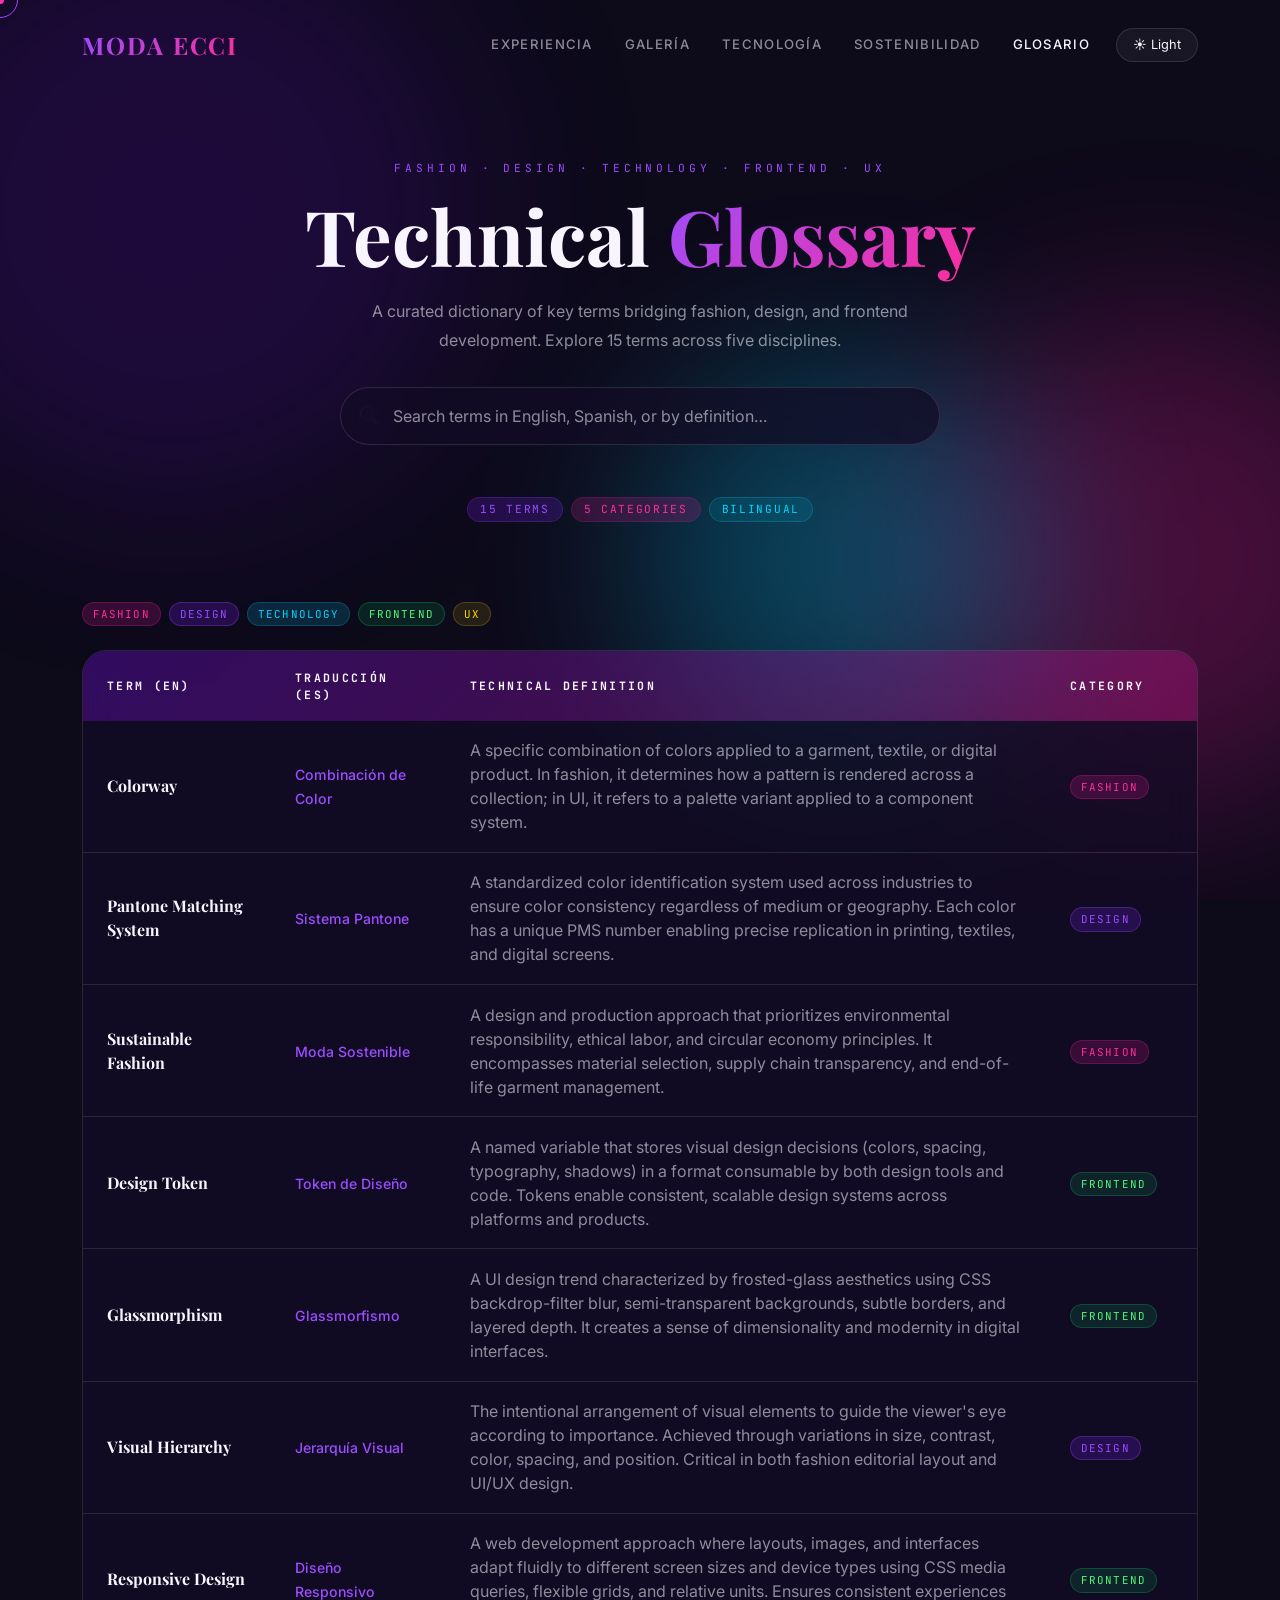
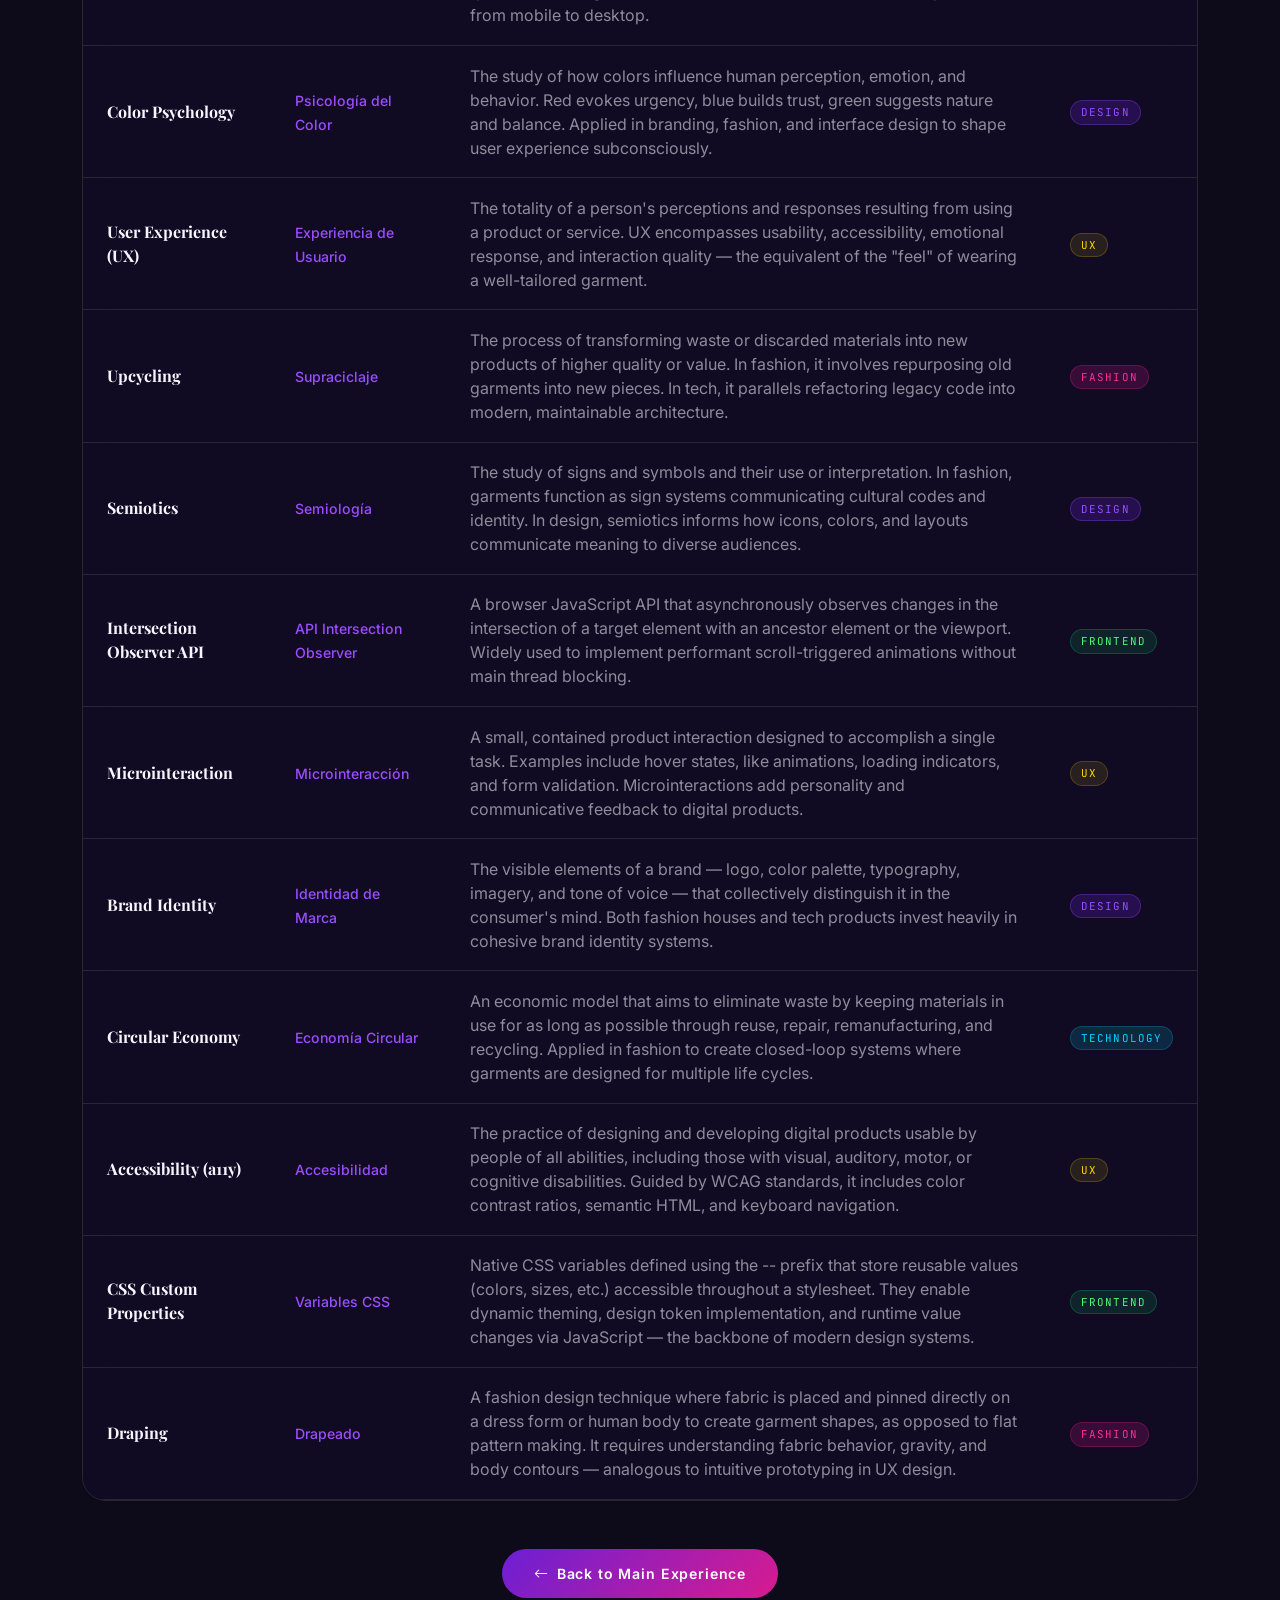
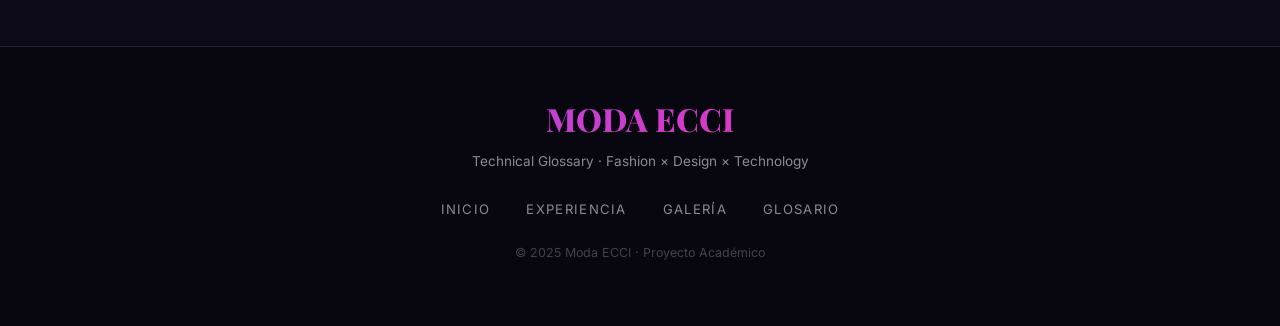
<file: glossary.html>
<!DOCTYPE html>
<html lang="en" data-theme="dark">
<head>
  <meta charset="UTF-8" />
  <meta name="viewport" content="width=device-width, initial-scale=1.0" />
  <meta name="description" content="Moda ECCI Glossary — Technical terms in fashion, design, technology, frontend development and UX." />
  <title>Glossary — Moda ECCI</title>

  <!-- Google Fonts -->
  <link rel="preconnect" href="https://fonts.googleapis.com" />
  <link rel="preconnect" href="https://fonts.gstatic.com" crossorigin />
  <link href="https://fonts.googleapis.com/css2?family=Playfair+Display:ital,wght@0,700;0,800;1,400&family=Inter:wght@400;500;600&family=JetBrains+Mono:wght@400;500&display=swap" rel="stylesheet" />

  <!-- Bootstrap 5.3 -->
  <link href="https://cdn.jsdelivr.net/npm/bootstrap@5.3.3/dist/css/bootstrap.min.css" rel="stylesheet" />

  <!-- Bootstrap Icons -->
  <link href="https://cdn.jsdelivr.net/npm/bootstrap-icons@1.11.3/font/bootstrap-icons.min.css" rel="stylesheet" />

  <!-- Custom Styles -->
  <link rel="stylesheet" href="css/styles.css" />
</head>
<body>

  <!-- ── Background Orbs ─────────────────────────────── -->
  <div class="bg-orbs" aria-hidden="true">
    <div class="orb orb-1"></div>
    <div class="orb orb-2"></div>
    <div class="orb orb-3"></div>
  </div>

  <!-- ── Custom Cursor ───────────────────────────────── -->
  <div id="cursor-dot"  aria-hidden="true"></div>
  <div id="cursor-ring" aria-hidden="true"></div>

  <!-- ════════════════════════════════════════════════════
       NAVBAR
       ════════════════════════════════════════════════════ -->
  <nav id="main-navbar" class="navbar navbar-expand-lg scrolled" aria-label="Navegación principal">
    <div class="container">
      <a class="navbar-brand" href="index.html">
        <span class="brand-logo">MODA ECCI</span>
      </a>
      <button class="navbar-toggler border-0" type="button"
              data-bs-toggle="collapse" data-bs-target="#navMenu"
              aria-controls="navMenu" aria-expanded="false" aria-label="Abrir menú">
        <i class="bi bi-list text-white fs-4"></i>
      </button>
      <div class="collapse navbar-collapse" id="navMenu">
        <ul class="navbar-nav ms-auto align-items-center gap-1">
          <li class="nav-item"><a class="nav-link" href="index.html#experience">Experiencia</a></li>
          <li class="nav-item"><a class="nav-link" href="index.html#gallery">Galería</a></li>
          <li class="nav-item"><a class="nav-link" href="index.html#software">Tecnología</a></li>
          <li class="nav-item"><a class="nav-link" href="index.html#sustainability">Sostenibilidad</a></li>
          <li class="nav-item"><a class="nav-link" style="color:var(--white)!important" href="glossary.html">Glosario</a></li>
          <li class="nav-item ms-2">
            <button id="theme-toggle" aria-label="Cambiar tema">☀️ Light</button>
          </li>
        </ul>
      </div>
    </div>
  </nav>

  <!-- ════════════════════════════════════════════════════
       GLOSSARY HERO
       ════════════════════════════════════════════════════ -->
  <header class="glossary-hero" role="banner">
    <div class="container">
      <div class="reveal">
        <span class="section-label" style="display:block;text-align:center;margin-bottom:1rem">
          Fashion · Design · Technology · Frontend · UX
        </span>
        <h1 class="section-title text-center" style="font-size:clamp(2.5rem,6vw,5rem)">
          Technical <span>Glossary</span>
        </h1>
        <p style="color:var(--muted);text-align:center;max-width:540px;margin:1rem auto 0;line-height:1.8">
          A curated dictionary of key terms bridging fashion, design, and frontend development.
          Explore 15 terms across five disciplines.
        </p>
      </div>

      <!-- Search Bar -->
      <div class="reveal reveal-delay-1">
        <div class="search-wrap">
          <i class="bi bi-search search-icon" aria-hidden="true"></i>
          <input
            type="search"
            id="glossary-search"
            class="search-input"
            placeholder="Search terms in English, Spanish, or by definition…"
            aria-label="Buscar términos en el glosario"
            autocomplete="off"
          />
        </div>
      </div>

      <!-- Stats Pills -->
      <div class="text-center mt-3 reveal reveal-delay-2">
        <span class="card-tag tag-violet me-1">15 Terms</span>
        <span class="card-tag tag-magenta me-1">5 Categories</span>
        <span class="card-tag tag-cyan">Bilingual</span>
      </div>
    </div>
  </header>

  <!-- ════════════════════════════════════════════════════
       GLOSSARY TABLE
       ════════════════════════════════════════════════════ -->
  <main>
    <div class="container pb-5">

      <!-- Category Legend -->
      <div class="d-flex flex-wrap gap-2 mb-4 reveal">
        <span class="term-badge badge-fashion">Fashion</span>
        <span class="term-badge badge-design">Design</span>
        <span class="term-badge badge-tech">Technology</span>
        <span class="term-badge badge-frontend">Frontend</span>
        <span class="term-badge badge-ux">UX</span>
      </div>

      <!-- Table -->
      <div class="glossary-table-wrap reveal">
        <table class="glossary-table" role="table" aria-label="Glosario de términos técnicos">
          <thead>
            <tr>
              <th scope="col">Term (EN)</th>
              <th scope="col">Traducción (ES)</th>
              <th scope="col">Technical Definition</th>
              <th scope="col">Category</th>
            </tr>
          </thead>
          <tbody id="glossary-body">

            <!-- 01 -->
            <tr class="glossary-row reveal">
              <td><span class="term-en">Colorway</span></td>
              <td><span class="term-es">Combinación de Color</span></td>
              <td>A specific combination of colors applied to a garment, textile, or digital product. In fashion, it determines how a pattern is rendered across a collection; in UI, it refers to a palette variant applied to a component system.</td>
              <td><span class="term-badge badge-fashion">Fashion</span></td>
            </tr>

            <!-- 02 -->
            <tr class="glossary-row reveal">
              <td><span class="term-en">Pantone Matching System</span></td>
              <td><span class="term-es">Sistema Pantone</span></td>
              <td>A standardized color identification system used across industries to ensure color consistency regardless of medium or geography. Each color has a unique PMS number enabling precise replication in printing, textiles, and digital screens.</td>
              <td><span class="term-badge badge-design">Design</span></td>
            </tr>

            <!-- 03 -->
            <tr class="glossary-row reveal">
              <td><span class="term-en">Sustainable Fashion</span></td>
              <td><span class="term-es">Moda Sostenible</span></td>
              <td>A design and production approach that prioritizes environmental responsibility, ethical labor, and circular economy principles. It encompasses material selection, supply chain transparency, and end-of-life garment management.</td>
              <td><span class="term-badge badge-fashion">Fashion</span></td>
            </tr>

            <!-- 04 -->
            <tr class="glossary-row reveal">
              <td><span class="term-en">Design Token</span></td>
              <td><span class="term-es">Token de Diseño</span></td>
              <td>A named variable that stores visual design decisions (colors, spacing, typography, shadows) in a format consumable by both design tools and code. Tokens enable consistent, scalable design systems across platforms and products.</td>
              <td><span class="term-badge badge-frontend">Frontend</span></td>
            </tr>

            <!-- 05 -->
            <tr class="glossary-row reveal">
              <td><span class="term-en">Glassmorphism</span></td>
              <td><span class="term-es">Glassmorfismo</span></td>
              <td>A UI design trend characterized by frosted-glass aesthetics using CSS backdrop-filter blur, semi-transparent backgrounds, subtle borders, and layered depth. It creates a sense of dimensionality and modernity in digital interfaces.</td>
              <td><span class="term-badge badge-frontend">Frontend</span></td>
            </tr>

            <!-- 06 -->
            <tr class="glossary-row reveal">
              <td><span class="term-en">Visual Hierarchy</span></td>
              <td><span class="term-es">Jerarquía Visual</span></td>
              <td>The intentional arrangement of visual elements to guide the viewer's eye according to importance. Achieved through variations in size, contrast, color, spacing, and position. Critical in both fashion editorial layout and UI/UX design.</td>
              <td><span class="term-badge badge-design">Design</span></td>
            </tr>

            <!-- 07 -->
            <tr class="glossary-row reveal">
              <td><span class="term-en">Responsive Design</span></td>
              <td><span class="term-es">Diseño Responsivo</span></td>
              <td>A web development approach where layouts, images, and interfaces adapt fluidly to different screen sizes and device types using CSS media queries, flexible grids, and relative units. Ensures consistent experiences from mobile to desktop.</td>
              <td><span class="term-badge badge-frontend">Frontend</span></td>
            </tr>

            <!-- 08 -->
            <tr class="glossary-row reveal">
              <td><span class="term-en">Color Psychology</span></td>
              <td><span class="term-es">Psicología del Color</span></td>
              <td>The study of how colors influence human perception, emotion, and behavior. Red evokes urgency, blue builds trust, green suggests nature and balance. Applied in branding, fashion, and interface design to shape user experience subconsciously.</td>
              <td><span class="term-badge badge-design">Design</span></td>
            </tr>

            <!-- 09 -->
            <tr class="glossary-row reveal">
              <td><span class="term-en">User Experience (UX)</span></td>
              <td><span class="term-es">Experiencia de Usuario</span></td>
              <td>The totality of a person's perceptions and responses resulting from using a product or service. UX encompasses usability, accessibility, emotional response, and interaction quality — the equivalent of the "feel" of wearing a well-tailored garment.</td>
              <td><span class="term-badge badge-ux">UX</span></td>
            </tr>

            <!-- 10 -->
            <tr class="glossary-row reveal">
              <td><span class="term-en">Upcycling</span></td>
              <td><span class="term-es">Supraciclaje</span></td>
              <td>The process of transforming waste or discarded materials into new products of higher quality or value. In fashion, it involves repurposing old garments into new pieces. In tech, it parallels refactoring legacy code into modern, maintainable architecture.</td>
              <td><span class="term-badge badge-fashion">Fashion</span></td>
            </tr>

            <!-- 11 -->
            <tr class="glossary-row reveal">
              <td><span class="term-en">Semiotics</span></td>
              <td><span class="term-es">Semiología</span></td>
              <td>The study of signs and symbols and their use or interpretation. In fashion, garments function as sign systems communicating cultural codes and identity. In design, semiotics informs how icons, colors, and layouts communicate meaning to diverse audiences.</td>
              <td><span class="term-badge badge-design">Design</span></td>
            </tr>

            <!-- 12 -->
            <tr class="glossary-row reveal">
              <td><span class="term-en">Intersection Observer API</span></td>
              <td><span class="term-es">API Intersection Observer</span></td>
              <td>A browser JavaScript API that asynchronously observes changes in the intersection of a target element with an ancestor element or the viewport. Widely used to implement performant scroll-triggered animations without main thread blocking.</td>
              <td><span class="term-badge badge-frontend">Frontend</span></td>
            </tr>

            <!-- 13 -->
            <tr class="glossary-row reveal">
              <td><span class="term-en">Microinteraction</span></td>
              <td><span class="term-es">Microinteracción</span></td>
              <td>A small, contained product interaction designed to accomplish a single task. Examples include hover states, like animations, loading indicators, and form validation. Microinteractions add personality and communicative feedback to digital products.</td>
              <td><span class="term-badge badge-ux">UX</span></td>
            </tr>

            <!-- 14 -->
            <tr class="glossary-row reveal">
              <td><span class="term-en">Brand Identity</span></td>
              <td><span class="term-es">Identidad de Marca</span></td>
              <td>The visible elements of a brand — logo, color palette, typography, imagery, and tone of voice — that collectively distinguish it in the consumer's mind. Both fashion houses and tech products invest heavily in cohesive brand identity systems.</td>
              <td><span class="term-badge badge-design">Design</span></td>
            </tr>

            <!-- 15 -->
            <tr class="glossary-row reveal">
              <td><span class="term-en">Circular Economy</span></td>
              <td><span class="term-es">Economía Circular</span></td>
              <td>An economic model that aims to eliminate waste by keeping materials in use for as long as possible through reuse, repair, remanufacturing, and recycling. Applied in fashion to create closed-loop systems where garments are designed for multiple life cycles.</td>
              <td><span class="term-badge badge-tech">Technology</span></td>
            </tr>

            <!-- 16 -->
            <tr class="glossary-row reveal">
              <td><span class="term-en">Accessibility (a11y)</span></td>
              <td><span class="term-es">Accesibilidad</span></td>
              <td>The practice of designing and developing digital products usable by people of all abilities, including those with visual, auditory, motor, or cognitive disabilities. Guided by WCAG standards, it includes color contrast ratios, semantic HTML, and keyboard navigation.</td>
              <td><span class="term-badge badge-ux">UX</span></td>
            </tr>

            <!-- 17 -->
            <tr class="glossary-row reveal">
              <td><span class="term-en">CSS Custom Properties</span></td>
              <td><span class="term-es">Variables CSS</span></td>
              <td>Native CSS variables defined using the -- prefix that store reusable values (colors, sizes, etc.) accessible throughout a stylesheet. They enable dynamic theming, design token implementation, and runtime value changes via JavaScript — the backbone of modern design systems.</td>
              <td><span class="term-badge badge-frontend">Frontend</span></td>
            </tr>

            <!-- 18 -->
            <tr class="glossary-row reveal">
              <td><span class="term-en">Draping</span></td>
              <td><span class="term-es">Drapeado</span></td>
              <td>A fashion design technique where fabric is placed and pinned directly on a dress form or human body to create garment shapes, as opposed to flat pattern making. It requires understanding fabric behavior, gravity, and body contours — analogous to intuitive prototyping in UX design.</td>
              <td><span class="term-badge badge-fashion">Fashion</span></td>
            </tr>

          </tbody>
        </table>

        <!-- No Results Message -->
        <div id="no-results" aria-live="polite">
          <i class="bi bi-search" style="font-size:2rem;color:var(--amethyst);display:block;margin-bottom:.75rem"></i>
          <p style="color:var(--muted)">No terms match your search. Try a different keyword.</p>
        </div>

      </div><!-- /.glossary-table-wrap -->

      <!-- Back to Main -->
      <div class="text-center mt-5 reveal">
        <a href="index.html" class="btn-primary-glow">
          <span><i class="bi bi-arrow-left me-2"></i>Back to Main Experience</span>
        </a>
      </div>

    </div>
  </main>

  <!-- ════════════════════════════════════════════════════
       FOOTER
       ════════════════════════════════════════════════════ -->
  <footer role="contentinfo">
    <div class="container">
      <div class="footer-logo">MODA ECCI</div>
      <p class="footer-sub">Technical Glossary · Fashion × Design × Technology</p>
      <nav class="footer-links" aria-label="Links del footer">
        <a href="index.html">Inicio</a>
        <a href="index.html#experience">Experiencia</a>
        <a href="index.html#gallery">Galería</a>
        <a href="glossary.html">Glosario</a>
      </nav>
      <p class="footer-copy">© 2025 Moda ECCI · Proyecto Académico</p>
    </div>
  </footer>

  <!-- ── Back to Top ──────────────────────────────────── -->
  <button id="back-to-top" aria-label="Volver al inicio">
    <i class="bi bi-arrow-up" aria-hidden="true"></i>
  </button>

  <!-- Bootstrap 5.3 JS -->
  <script src="https://cdn.jsdelivr.net/npm/bootstrap@5.3.3/dist/js/bootstrap.bundle.min.js"></script>
  <!-- Custom JS -->
  <script src="js/script.js"></script>

</body>
</html>
</file>
<file: css/styles.css>
/* ============================================================
   MODA ECCI — styles.css
   Premium Fashion × Technology Design System
   Author: Moda ECCI Project
   ============================================================ */

/* ── Design Tokens ─────────────────────────────────────────── */
:root {
  /* Palette */
  --ink:        #08060F;
  --void:       #0D0A1A;
  --deep:       #110D24;
  --card-bg:    rgba(18, 12, 38, 0.72);
  --violet:     #4A0E8F;
  --electric:   #6C1FD4;
  --amethyst:   #9B4DFF;
  --magenta:    #D81B8F;
  --rose:       #FF2D9B;
  --cyan:       #00D4FF;
  --white:      #F8F5FF;
  --muted:      rgba(248, 245, 255, 0.55);

  /* Glows */
  --glow-violet:  0 0 60px rgba(108, 31, 212, 0.45);
  --glow-magenta: 0 0 60px rgba(216, 27, 143, 0.45);
  --glow-cyan:    0 0 40px rgba(0, 212, 255, 0.35);

  /* Glass */
  --glass: rgba(255, 255, 255, 0.05);
  --glass-border: rgba(255, 255, 255, 0.12);
  --glass-blur: blur(18px);

  /* Type */
  --font-display: 'Playfair Display', 'Georgia', serif;
  --font-body: 'Inter', 'Helvetica Neue', sans-serif;
  --font-mono: 'JetBrains Mono', 'Courier New', monospace;

  /* Spacing */
  --section-pad: clamp(80px, 12vw, 140px) 0;
  --radius-lg: 24px;
  --radius-pill: 999px;

  /* Transitions */
  --ease-out: cubic-bezier(0.16, 1, 0.3, 1);
  --ease-spring: cubic-bezier(0.34, 1.56, 0.64, 1);
  --t-fast: 0.2s var(--ease-out);
  --t-med: 0.45s var(--ease-out);
  --t-slow: 0.8s var(--ease-out);
}

/* Light Mode Override */
[data-theme="light"] {
  --ink:        #F0ECF8;
  --void:       #EDE8F7;
  --deep:       #E0D8F5;
  --card-bg:    rgba(230, 220, 255, 0.72);
  --white:      #1A0840;
  --muted:      rgba(26, 8, 64, 0.6);
  --glass:      rgba(255, 255, 255, 0.55);
  --glass-border: rgba(108, 31, 212, 0.25);
}

/* ── Reset & Base ──────────────────────────────────────────── */
*, *::before, *::after { box-sizing: border-box; margin: 0; padding: 0; }

html { scroll-behavior: smooth; overflow-x: hidden; }

body {
  font-family: var(--font-body);
  background-color: var(--void);
  color: var(--white);
  overflow-x: hidden;
  cursor: none;
  transition: background-color 0.5s var(--ease-out), color 0.5s var(--ease-out);
}

/* ── Scrollbar ─────────────────────────────────────────────── */
::-webkit-scrollbar { width: 4px; }
::-webkit-scrollbar-track { background: var(--ink); }
::-webkit-scrollbar-thumb { background: var(--electric); border-radius: 2px; }

/* ── Selection ─────────────────────────────────────────────── */
::selection { background: var(--electric); color: #fff; }

/* ── Custom Cursor ─────────────────────────────────────────── */
#cursor-dot {
  position: fixed;
  width: 8px; height: 8px;
  background: var(--rose);
  border-radius: 50%;
  pointer-events: none;
  z-index: 9999;
  transform: translate(-50%, -50%);
  transition: transform 0.1s, opacity 0.3s;
  mix-blend-mode: screen;
}

#cursor-ring {
  position: fixed;
  width: 36px; height: 36px;
  border: 1.5px solid var(--amethyst);
  border-radius: 50%;
  pointer-events: none;
  z-index: 9998;
  transform: translate(-50%, -50%);
  transition: transform 0.18s var(--ease-out), width 0.3s, height 0.3s, border-color 0.3s;
}

body:hover #cursor-dot { opacity: 1; }
a:hover ~ #cursor-ring, button:hover ~ #cursor-ring { width: 56px; height: 56px; border-color: var(--rose); }

/* ── Background Orbs ───────────────────────────────────────── */
.bg-orbs {
  position: fixed; inset: 0;
  pointer-events: none; z-index: 0;
  overflow: hidden;
}

.orb {
  position: absolute;
  border-radius: 50%;
  filter: blur(90px);
  opacity: 0.28;
  animation: orb-drift 18s ease-in-out infinite alternate;
}

.orb-1 { width: 600px; height: 600px; background: var(--violet); top: -10%; left: -10%; animation-delay: 0s; }
.orb-2 { width: 500px; height: 500px; background: var(--magenta); bottom: 10%; right: -10%; animation-delay: -6s; }
.orb-3 { width: 400px; height: 400px; background: var(--cyan); top: 40%; left: 50%; animation-delay: -12s; }

@keyframes orb-drift {
  from { transform: translate(0, 0) scale(1); }
  to   { transform: translate(60px, 40px) scale(1.15); }
}

/* ── Navbar ────────────────────────────────────────────────── */
#main-navbar {
  position: fixed; top: 0; left: 0; right: 0;
  z-index: 1000;
  padding: 22px 0;
  background: transparent;
  transition: background 0.4s var(--ease-out), padding 0.4s var(--ease-out), backdrop-filter 0.4s;
}

#main-navbar.scrolled {
  background: rgba(8, 6, 15, 0.88);
  backdrop-filter: var(--glass-blur);
  -webkit-backdrop-filter: var(--glass-blur);
  padding: 12px 0;
  box-shadow: 0 1px 0 var(--glass-border);
}

[data-theme="light"] #main-navbar.scrolled {
  background: rgba(230, 220, 255, 0.88);
}

.navbar-brand .brand-logo {
  font-family: var(--font-display);
  font-size: 1.5rem;
  font-weight: 700;
  letter-spacing: 0.08em;
  background: linear-gradient(135deg, var(--amethyst), var(--rose));
  -webkit-background-clip: text;
  -webkit-text-fill-color: transparent;
  background-clip: text;
}

.nav-link {
  font-size: 0.82rem;
  font-weight: 500;
  letter-spacing: 0.1em;
  text-transform: uppercase;
  color: var(--muted) !important;
  position: relative;
  padding: 6px 14px !important;
  transition: color var(--t-fast) !important;
}

.nav-link::after {
  content: '';
  position: absolute;
  bottom: 0; left: 14px; right: 14px;
  height: 1px;
  background: linear-gradient(90deg, var(--amethyst), var(--rose));
  transform: scaleX(0);
  transform-origin: left;
  transition: transform var(--t-med);
}

.nav-link:hover { color: var(--white) !important; }
.nav-link:hover::after { transform: scaleX(1); }

/* Theme toggle */
#theme-toggle {
  background: var(--glass);
  border: 1px solid var(--glass-border);
  border-radius: var(--radius-pill);
  color: var(--white);
  padding: 6px 16px;
  font-size: 0.8rem;
  cursor: pointer;
  transition: background var(--t-fast), box-shadow var(--t-fast);
  backdrop-filter: blur(8px);
}

#theme-toggle:hover {
  background: var(--electric);
  box-shadow: var(--glow-violet);
}

/* ── Hero ──────────────────────────────────────────────────── */
#hero {
  position: relative;
  min-height: 100vh;
  display: flex; align-items: center; justify-content: center;
  overflow: hidden;
  z-index: 1;
}

#particles-canvas {
  position: absolute; inset: 0;
  z-index: 0;
}

.hero-content {
  position: relative; z-index: 2;
  text-align: center;
  padding: 0 1rem;
}

.hero-eyebrow {
  font-family: var(--font-mono);
  font-size: 0.75rem;
  letter-spacing: 0.35em;
  text-transform: uppercase;
  color: var(--amethyst);
  margin-bottom: 1.5rem;
  opacity: 0;
  animation: fade-up 0.8s 0.3s var(--ease-out) forwards;
}

.hero-title {
  font-family: var(--font-display);
  font-size: clamp(3.5rem, 10vw, 9rem);
  font-weight: 800;
  line-height: 0.92;
  letter-spacing: -0.02em;
  background: linear-gradient(135deg, #fff 0%, var(--amethyst) 45%, var(--rose) 80%, var(--cyan) 100%);
  -webkit-background-clip: text;
  -webkit-text-fill-color: transparent;
  background-clip: text;
  background-size: 300% 300%;
  animation: gradient-shift 6s ease infinite, fade-up 0.9s 0.5s var(--ease-out) forwards;
  opacity: 0;
}

.hero-sub {
  font-family: var(--font-display);
  font-size: clamp(1rem, 2.5vw, 1.5rem);
  font-style: italic;
  color: var(--muted);
  margin: 1.5rem 0 1rem;
  opacity: 0;
  animation: fade-up 0.9s 0.7s var(--ease-out) forwards;
}

.hero-description {
  max-width: 560px;
  margin: 0 auto 2.5rem;
  font-size: 1rem;
  line-height: 1.75;
  color: var(--muted);
  opacity: 0;
  animation: fade-up 0.9s 0.9s var(--ease-out) forwards;
}

.hero-buttons {
  display: flex; gap: 1rem; justify-content: center; flex-wrap: wrap;
  opacity: 0;
  animation: fade-up 0.9s 1.1s var(--ease-out) forwards;
}

/* ── Buttons ───────────────────────────────────────────────── */
.btn-primary-glow {
  display: inline-flex; align-items: center; gap: 0.5rem;
  padding: 14px 32px;
  border-radius: var(--radius-pill);
  border: none;
  background: linear-gradient(135deg, var(--electric), var(--magenta));
  color: #fff;
  font-size: 0.88rem;
  font-weight: 600;
  letter-spacing: 0.06em;
  text-decoration: none;
  cursor: pointer;
  position: relative;
  overflow: hidden;
  transition: transform var(--t-fast), box-shadow var(--t-fast);
}

.btn-primary-glow::before {
  content: '';
  position: absolute; inset: 0;
  background: linear-gradient(135deg, var(--magenta), var(--cyan));
  opacity: 0;
  transition: opacity var(--t-med);
}

.btn-primary-glow:hover {
  transform: translateY(-3px);
  box-shadow: 0 16px 48px rgba(108, 31, 212, 0.55), 0 0 0 1px var(--amethyst);
  color: #fff;
  text-decoration: none;
}

.btn-primary-glow:hover::before { opacity: 1; }
.btn-primary-glow span { position: relative; z-index: 1; }

.btn-glass {
  display: inline-flex; align-items: center; gap: 0.5rem;
  padding: 13px 30px;
  border-radius: var(--radius-pill);
  border: 1px solid var(--glass-border);
  background: var(--glass);
  color: var(--white);
  font-size: 0.88rem;
  font-weight: 500;
  letter-spacing: 0.06em;
  text-decoration: none;
  cursor: pointer;
  backdrop-filter: blur(8px);
  transition: background var(--t-fast), border-color var(--t-fast), transform var(--t-fast);
}

.btn-glass:hover {
  background: rgba(255,255,255,0.1);
  border-color: var(--amethyst);
  transform: translateY(-2px);
  color: var(--white);
  text-decoration: none;
}

/* ── Section Base ──────────────────────────────────────────── */
section { position: relative; z-index: 1; }

.section-wrap {
  padding: var(--section-pad);
}

.section-label {
  font-family: var(--font-mono);
  font-size: 0.7rem;
  letter-spacing: 0.35em;
  text-transform: uppercase;
  color: var(--amethyst);
  margin-bottom: 1rem;
  display: block;
}

.section-title {
  font-family: var(--font-display);
  font-size: clamp(2rem, 5vw, 3.5rem);
  font-weight: 700;
  line-height: 1.1;
  margin-bottom: 1.25rem;
  color: var(--white);
}

.section-title span {
  background: linear-gradient(135deg, var(--amethyst), var(--rose));
  -webkit-background-clip: text;
  -webkit-text-fill-color: transparent;
  background-clip: text;
}

.section-divider {
  width: 60px; height: 2px;
  background: linear-gradient(90deg, var(--electric), var(--rose));
  border-radius: 1px;
  margin: 0 auto 3rem;
}

/* ── Glass Card ────────────────────────────────────────────── */
.glass-card {
  background: var(--card-bg);
  border: 1px solid var(--glass-border);
  border-radius: var(--radius-lg);
  backdrop-filter: var(--glass-blur);
  -webkit-backdrop-filter: var(--glass-blur);
  padding: 2rem;
  transition: transform var(--t-med), box-shadow var(--t-med), border-color var(--t-med);
}

.glass-card:hover {
  transform: translateY(-8px);
  box-shadow: var(--glow-violet);
  border-color: rgba(155, 77, 255, 0.35);
}

/* ── Timeline ──────────────────────────────────────────────── */
#experience .timeline { position: relative; padding: 0; }

.timeline::before {
  content: '';
  position: absolute;
  left: 50%; top: 0; bottom: 0;
  width: 1px;
  background: linear-gradient(to bottom, transparent, var(--electric), var(--magenta), transparent);
  transform: translateX(-50%);
}

@media (max-width: 767px) {
  .timeline::before { left: 20px; }
}

.timeline-item {
  position: relative;
  margin-bottom: 3rem;
}

.timeline-dot {
  position: absolute;
  left: 50%;
  top: 1.5rem;
  width: 14px; height: 14px;
  background: var(--electric);
  border: 3px solid var(--void);
  border-radius: 50%;
  transform: translateX(-50%);
  box-shadow: var(--glow-violet);
  z-index: 2;
}

@media (max-width: 767px) {
  .timeline-dot { left: 20px; }
}

.timeline-icon {
  font-size: 2rem;
  margin-bottom: 0.75rem;
}

.timeline-step {
  font-family: var(--font-mono);
  font-size: 0.68rem;
  letter-spacing: 0.25em;
  text-transform: uppercase;
  color: var(--amethyst);
  margin-bottom: 0.35rem;
}

.timeline-heading {
  font-family: var(--font-display);
  font-size: 1.35rem;
  font-weight: 700;
  color: var(--white);
  margin-bottom: 0.75rem;
}

.timeline-text { color: var(--muted); line-height: 1.75; }

/* Sara Viloria Card */
.sara-card {
  background: linear-gradient(135deg, rgba(74, 14, 143, 0.45), rgba(216, 27, 143, 0.25));
  border: 1px solid rgba(155, 77, 255, 0.35);
  border-radius: var(--radius-lg);
  padding: 2.5rem;
  position: relative;
  overflow: hidden;
}

.sara-card::before {
  content: '';
  position: absolute; top: -40%; right: -20%;
  width: 300px; height: 300px;
  background: radial-gradient(circle, rgba(216, 27, 143, 0.3), transparent 70%);
  pointer-events: none;
}

.sara-avatar {
  width: 72px; height: 72px;
  border-radius: 50%;
  background: linear-gradient(135deg, var(--electric), var(--rose));
  display: flex; align-items: center; justify-content: center;
  font-size: 2rem;
  margin-bottom: 1.25rem;
  box-shadow: var(--glow-magenta);
}

.sara-name {
  font-family: var(--font-display);
  font-size: 1.5rem;
  font-weight: 700;
  color: var(--white);
  margin-bottom: 0.25rem;
}

.sara-role {
  font-size: 0.82rem;
  color: var(--rose);
  font-family: var(--font-mono);
  letter-spacing: 0.2em;
  text-transform: uppercase;
  margin-bottom: 1rem;
}

/* ── Gallery ───────────────────────────────────────────────── */
#gallery { background: var(--ink); }

#gallery .carousel { border-radius: var(--radius-lg); overflow: hidden; }

.carousel-item img {
  width: 100%;
  height: 520px;
  object-fit: cover;
  transition: transform 0.6s var(--ease-out);
}

.carousel-item:hover img { transform: scale(1.04); }

.carousel-caption-custom {
  position: absolute;
  bottom: 0; left: 0; right: 0;
  padding: 4rem 2rem 2rem;
  background: linear-gradient(to top, rgba(8,6,15,0.9), transparent);
  text-align: left;
}

.carousel-caption-custom h5 {
  font-family: var(--font-display);
  font-size: 1.5rem;
  margin-bottom: 0.25rem;
  color: #fff;
}

.carousel-caption-custom p { color: rgba(255,255,255,0.7); font-size: 0.9rem; }

.carousel-control-prev,
.carousel-control-next {
  width: 56px; height: 56px;
  top: 50%; transform: translateY(-50%);
  background: var(--glass);
  border: 1px solid var(--glass-border);
  border-radius: 50%;
  backdrop-filter: blur(8px);
  opacity: 1;
  margin: 0 1rem;
}

/* ── Stats ─────────────────────────────────────────────────── */
#stats {
  background: linear-gradient(135deg, var(--ink), var(--deep));
}

.stat-card {
  text-align: center;
  padding: 2.5rem 1.5rem;
}

.stat-number {
  font-family: var(--font-display);
  font-size: clamp(3.5rem, 7vw, 5.5rem);
  font-weight: 800;
  line-height: 1;
  background: linear-gradient(135deg, var(--amethyst), var(--rose));
  -webkit-background-clip: text;
  -webkit-text-fill-color: transparent;
  background-clip: text;
  margin-bottom: 0.5rem;
  display: block;
}

.stat-label {
  font-size: 0.88rem;
  color: var(--muted);
  letter-spacing: 0.1em;
  text-transform: uppercase;
}

.stat-divider {
  width: 40px; height: 1px;
  background: linear-gradient(90deg, var(--electric), var(--rose));
  margin: 1rem auto;
}

/* ── Bilingual ─────────────────────────────────────────────── */
#bilingual { background: var(--void); }

.lang-switch {
  display: inline-flex;
  background: var(--glass);
  border: 1px solid var(--glass-border);
  border-radius: var(--radius-pill);
  padding: 4px;
  margin-bottom: 2.5rem;
  backdrop-filter: blur(8px);
}

.lang-btn {
  padding: 8px 24px;
  border-radius: var(--radius-pill);
  border: none;
  background: transparent;
  color: var(--muted);
  font-size: 0.85rem;
  font-weight: 500;
  cursor: pointer;
  transition: background var(--t-fast), color var(--t-fast);
}

.lang-btn.active {
  background: linear-gradient(135deg, var(--electric), var(--magenta));
  color: #fff;
}

.lang-content { display: none; }
.lang-content.active { display: block; }

.bilingual-text {
  font-size: 1.08rem;
  line-height: 1.9;
  color: var(--muted);
  max-width: 720px;
  margin: 0 auto;
}

.quote-line {
  border-left: 3px solid var(--electric);
  padding-left: 1.5rem;
  margin: 1.5rem 0;
  font-style: italic;
  color: var(--white);
}

/* ── 3D Cards (Software) ───────────────────────────────────── */
#software { background: var(--deep); }

.card-3d-wrapper {
  perspective: 1000px;
}

.card-3d {
  background: var(--card-bg);
  border: 1px solid var(--glass-border);
  border-radius: var(--radius-lg);
  padding: 2.5rem 2rem;
  position: relative;
  overflow: hidden;
  transition: transform 0.4s var(--ease-out), box-shadow 0.4s var(--ease-out);
  transform-style: preserve-3d;
  height: 100%;
}

.card-3d::before {
  content: '';
  position: absolute; top: -50%; left: -50%;
  width: 200%; height: 200%;
  background: radial-gradient(circle at var(--mx, 50%) var(--my, 50%), rgba(155, 77, 255, 0.18), transparent 60%);
  pointer-events: none;
  opacity: 0;
  transition: opacity 0.3s;
}

.card-3d:hover::before { opacity: 1; }

.card-3d:hover {
  box-shadow: var(--glow-violet), 0 30px 80px rgba(0,0,0,0.4);
}

.card-icon-wrap {
  width: 64px; height: 64px;
  border-radius: 18px;
  display: flex; align-items: center; justify-content: center;
  font-size: 1.75rem;
  margin-bottom: 1.5rem;
}

.icon-violet { background: linear-gradient(135deg, rgba(74,14,143,0.6), rgba(108,31,212,0.4)); border: 1px solid rgba(155,77,255,0.3); }
.icon-magenta { background: linear-gradient(135deg, rgba(216,27,143,0.4), rgba(255,45,155,0.2)); border: 1px solid rgba(216,27,143,0.3); }
.icon-cyan    { background: linear-gradient(135deg, rgba(0,212,255,0.2), rgba(108,31,212,0.2)); border: 1px solid rgba(0,212,255,0.25); }

.card-3d h4 {
  font-family: var(--font-display);
  font-size: 1.25rem;
  font-weight: 700;
  color: var(--white);
  margin-bottom: 0.75rem;
}

.card-3d p { color: var(--muted); line-height: 1.75; font-size: 0.95rem; }

.card-tag {
  display: inline-block;
  padding: 3px 12px;
  border-radius: var(--radius-pill);
  font-size: 0.7rem;
  font-family: var(--font-mono);
  letter-spacing: 0.15em;
  text-transform: uppercase;
  margin-top: 1.25rem;
}

.tag-violet { background: rgba(108,31,212,0.25); color: var(--amethyst); border: 1px solid rgba(155,77,255,0.2); }
.tag-magenta { background: rgba(216,27,143,0.2); color: var(--rose); border: 1px solid rgba(216,27,143,0.2); }
.tag-cyan { background: rgba(0,212,255,0.1); color: var(--cyan); border: 1px solid rgba(0,212,255,0.2); }

/* ── Accordion ─────────────────────────────────────────────── */
#sustainability { background: var(--ink); }

.accordion-item {
  background: var(--card-bg) !important;
  border: 1px solid var(--glass-border) !important;
  border-radius: var(--radius-lg) !important;
  margin-bottom: 1rem;
  overflow: hidden;
  backdrop-filter: var(--glass-blur);
}

.accordion-button {
  background: transparent !important;
  color: var(--white) !important;
  font-family: var(--font-display);
  font-size: 1.1rem;
  font-weight: 600;
  padding: 1.5rem 1.75rem;
  box-shadow: none !important;
}

.accordion-button:not(.collapsed) {
  color: var(--amethyst) !important;
  background: linear-gradient(135deg, rgba(74,14,143,0.3), rgba(216,27,143,0.1)) !important;
}

.accordion-button::after {
  filter: invert(1) sepia(1) saturate(5) hue-rotate(255deg);
}

.accordion-body {
  background: transparent;
  color: var(--muted);
  padding: 0 1.75rem 1.75rem;
  line-height: 1.8;
}

.accordion-icon { margin-right: 0.75rem; font-size: 1.2rem; }

/* ── Scroll-Reveal ─────────────────────────────────────────── */
.reveal {
  opacity: 0;
  transform: translateY(40px);
  transition: opacity 0.8s var(--ease-out), transform 0.8s var(--ease-out);
}

.reveal.visible {
  opacity: 1;
  transform: translateY(0);
}

.reveal-delay-1 { transition-delay: 0.1s; }
.reveal-delay-2 { transition-delay: 0.2s; }
.reveal-delay-3 { transition-delay: 0.3s; }
.reveal-delay-4 { transition-delay: 0.4s; }

/* ── Back to Top ────────────────────────────────────────────── */
#back-to-top {
  position: fixed;
  bottom: 2rem; right: 2rem;
  width: 48px; height: 48px;
  border-radius: 50%;
  background: linear-gradient(135deg, var(--electric), var(--magenta));
  border: none;
  color: #fff;
  font-size: 1.1rem;
  cursor: pointer;
  display: flex; align-items: center; justify-content: center;
  opacity: 0;
  transform: translateY(20px);
  transition: opacity var(--t-fast), transform var(--t-fast), box-shadow var(--t-fast);
  z-index: 999;
  box-shadow: 0 8px 24px rgba(108,31,212,0.4);
}

#back-to-top.visible {
  opacity: 1;
  transform: translateY(0);
}

#back-to-top:hover {
  box-shadow: var(--glow-violet);
  transform: translateY(-4px);
}

/* ── Footer ────────────────────────────────────────────────── */
footer {
  background: var(--ink);
  border-top: 1px solid var(--glass-border);
  padding: 3rem 0;
  text-align: center;
  position: relative; z-index: 1;
}

.footer-logo {
  font-family: var(--font-display);
  font-size: 2rem;
  font-weight: 800;
  background: linear-gradient(135deg, var(--amethyst), var(--rose));
  -webkit-background-clip: text;
  -webkit-text-fill-color: transparent;
  background-clip: text;
  margin-bottom: 0.5rem;
}

.footer-sub { color: var(--muted); font-size: 0.85rem; margin-bottom: 1.5rem; }

.footer-links a {
  color: var(--muted);
  text-decoration: none;
  margin: 0 1rem;
  font-size: 0.82rem;
  letter-spacing: 0.1em;
  text-transform: uppercase;
  transition: color var(--t-fast);
}

.footer-links a:hover { color: var(--white); }
.footer-copy { color: rgba(248,245,255,0.25); font-size: 0.78rem; margin-top: 1.5rem; }

/* ── Modal ─────────────────────────────────────────────────── */
.modal-content {
  background: var(--deep);
  border: 1px solid var(--glass-border);
  border-radius: var(--radius-lg);
  color: var(--white);
  backdrop-filter: var(--glass-blur);
}

.modal-header {
  border-bottom: 1px solid var(--glass-border);
  padding: 1.5rem 2rem;
}

.modal-title {
  font-family: var(--font-display);
  font-size: 1.5rem;
  font-weight: 700;
  background: linear-gradient(135deg, var(--amethyst), var(--rose));
  -webkit-background-clip: text;
  -webkit-text-fill-color: transparent;
  background-clip: text;
}

.modal-body { padding: 2rem; }
.btn-close { filter: invert(1); }

.color-chip {
  display: inline-flex; align-items: center; gap: 0.5rem;
  padding: 6px 14px;
  border-radius: var(--radius-pill);
  font-size: 0.78rem;
  font-family: var(--font-mono);
  margin: 4px;
}

.chip-red    { background: rgba(255,45,45,0.2); color: #ff6b6b; border: 1px solid rgba(255,45,45,0.3); }
.chip-blue   { background: rgba(0,180,255,0.2); color: #64d5ff; border: 1px solid rgba(0,180,255,0.3); }
.chip-green  { background: rgba(0,255,120,0.15); color: #50fa7b; border: 1px solid rgba(0,255,120,0.2); }
.chip-yellow { background: rgba(255,220,0,0.15); color: #ffd700; border: 1px solid rgba(255,220,0,0.2); }
.chip-purple { background: rgba(155,77,255,0.2); color: var(--amethyst); border: 1px solid rgba(155,77,255,0.3); }

/* ── Glossary Page ─────────────────────────────────────────── */
.glossary-hero {
  padding: 160px 0 80px;
  text-align: center;
  position: relative;
}

.search-wrap {
  position: relative;
  max-width: 600px;
  margin: 2rem auto;
}

.search-input {
  width: 100%;
  padding: 16px 24px 16px 52px;
  background: var(--card-bg);
  border: 1px solid var(--glass-border);
  border-radius: var(--radius-pill);
  color: var(--white);
  font-size: 1rem;
  outline: none;
  transition: border-color var(--t-fast), box-shadow var(--t-fast);
  backdrop-filter: var(--glass-blur);
}

.search-input::placeholder { color: var(--muted); }
.search-input:focus {
  border-color: var(--amethyst);
  box-shadow: var(--glow-violet);
}

.search-icon {
  position: absolute;
  left: 20px; top: 50%;
  transform: translateY(-50%);
  color: var(--amethyst);
  font-size: 1.1rem;
  pointer-events: none;
}

.glossary-table-wrap {
  border-radius: var(--radius-lg);
  overflow: hidden;
  border: 1px solid var(--glass-border);
  backdrop-filter: var(--glass-blur);
}

.glossary-table {
  width: 100%;
  border-collapse: collapse;
}

.glossary-table thead tr {
  background: linear-gradient(135deg, rgba(74,14,143,0.6), rgba(216,27,143,0.3));
}

.glossary-table thead th {
  padding: 1.1rem 1.5rem;
  font-family: var(--font-mono);
  font-size: 0.72rem;
  letter-spacing: 0.2em;
  text-transform: uppercase;
  color: var(--white);
  border: none;
}

.glossary-table tbody tr {
  background: var(--card-bg);
  border-bottom: 1px solid var(--glass-border);
  transition: background var(--t-fast);
}

.glossary-table tbody tr:hover {
  background: rgba(108,31,212,0.2);
}

.glossary-table td {
  padding: 1.1rem 1.5rem;
  color: var(--muted);
  vertical-align: middle;
  border: none;
}

.term-en {
  font-family: var(--font-display);
  font-weight: 700;
  font-size: 1rem;
  color: var(--white);
}

.term-es {
  color: var(--amethyst);
  font-size: 0.88rem;
  font-weight: 500;
}

.term-badge {
  display: inline-block;
  padding: 3px 10px;
  border-radius: var(--radius-pill);
  font-size: 0.68rem;
  font-family: var(--font-mono);
  letter-spacing: 0.1em;
  text-transform: uppercase;
}

.badge-fashion   { background: rgba(216,27,143,0.2); color: var(--rose); border: 1px solid rgba(216,27,143,0.3); }
.badge-design    { background: rgba(108,31,212,0.25); color: var(--amethyst); border: 1px solid rgba(155,77,255,0.3); }
.badge-tech      { background: rgba(0,212,255,0.15); color: var(--cyan); border: 1px solid rgba(0,212,255,0.2); }
.badge-frontend  { background: rgba(0,255,120,0.1); color: #50fa7b; border: 1px solid rgba(0,255,120,0.2); }
.badge-ux        { background: rgba(255,220,0,0.1); color: #ffd700; border: 1px solid rgba(255,220,0,0.2); }

#no-results {
  text-align: center;
  padding: 3rem;
  color: var(--muted);
  display: none;
}

/* ── Keyframes ─────────────────────────────────────────────── */
@keyframes fade-up {
  from { opacity: 0; transform: translateY(30px); }
  to   { opacity: 1; transform: translateY(0); }
}

@keyframes gradient-shift {
  0%, 100% { background-position: 0% 50%; }
  50%       { background-position: 100% 50%; }
}

@keyframes pulse-ring {
  0% { transform: scale(0.8); opacity: 1; }
  100% { transform: scale(1.8); opacity: 0; }
}

/* ── Responsive ────────────────────────────────────────────── */
@media (max-width: 991px) {
  .timeline::before { display: none; }
  .timeline-dot { display: none; }
}

@media (max-width: 767px) {
  .carousel-item img { height: 300px; }
  .btn-primary-glow, .btn-glass { padding: 12px 22px; font-size: 0.82rem; }
}

@media (prefers-reduced-motion: reduce) {
  *, *::before, *::after { animation-duration: 0.01ms !important; transition-duration: 0.01ms !important; }
}
</file>
